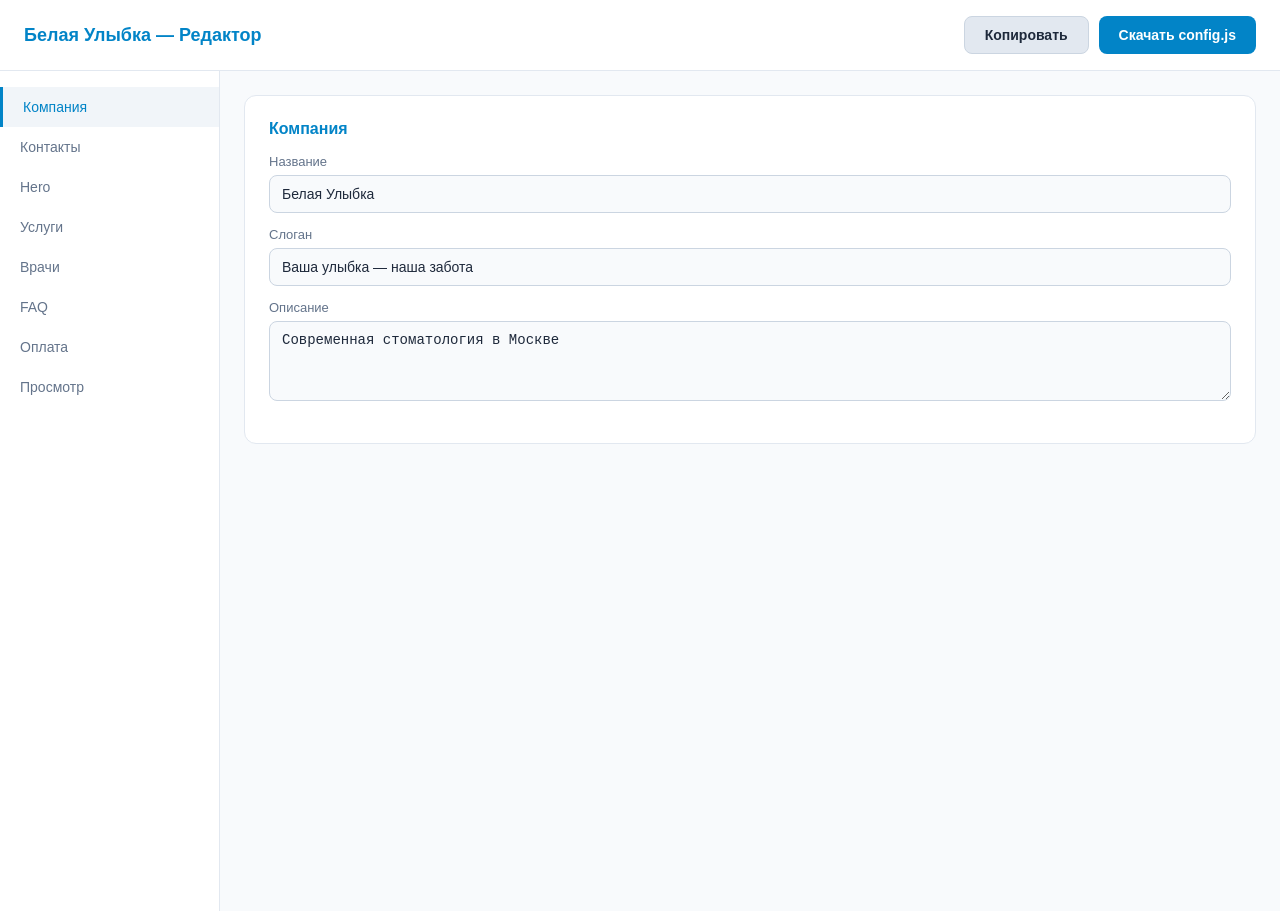
<file: editor.html>
<!DOCTYPE html>
<html lang="ru">
<head>
  <meta charset="UTF-8">
  <meta name="viewport" content="width=device-width, initial-scale=1.0">
  <title>Белая Улыбка — Редактор конфигурации</title>
  <style>
    * { margin: 0; padding: 0; box-sizing: border-box; }
    body { font-family: 'Inter', -apple-system, sans-serif; background: #F8FAFC; color: #1E293B; min-height: 100vh; }
    .header { background: #fff; border-bottom: 1px solid #E2E8F0; padding: 16px 24px; display: flex; justify-content: space-between; align-items: center; position: sticky; top: 0; z-index: 100; }
    .header h1 { font-size: 18px; color: #0284C7; }
    .header-actions { display: flex; gap: 10px; }
    .btn { padding: 10px 20px; border: none; border-radius: 8px; cursor: pointer; font-weight: 600; font-size: 14px; transition: all 0.2s; }
    .btn-primary { background: #0284C7; color: #fff; }
    .btn-primary:hover { background: #0369A1; }
    .btn-secondary { background: #E2E8F0; color: #1E293B; border: 1px solid #CBD5E1; }
    .btn-secondary:hover { background: #CBD5E1; }
    .btn-danger { background: #EF4444; color: #fff; }
    .container { display: flex; height: calc(100vh - 60px); }
    .sidebar { width: 220px; background: #fff; border-right: 1px solid #E2E8F0; padding: 16px 0; flex-shrink: 0; }
    .sidebar button { width: 100%; padding: 12px 20px; background: none; border: none; color: #64748B; text-align: left; cursor: pointer; font-size: 14px; transition: all 0.2s; }
    .sidebar button:hover { background: #F1F5F9; color: #1E293B; }
    .sidebar button.active { background: #F1F5F9; color: #0284C7; border-left: 3px solid #0284C7; }
    .main { flex: 1; overflow-y: auto; padding: 24px; }
    .tab-content { display: none; }
    .tab-content.active { display: block; }
    .section { background: #fff; border: 1px solid #E2E8F0; border-radius: 12px; padding: 24px; margin-bottom: 20px; }
    .section h2 { font-size: 16px; color: #0284C7; margin-bottom: 16px; }
    .section h3 { font-size: 14px; color: #64748B; margin: 16px 0 10px; }
    .form-group { margin-bottom: 14px; }
    .form-group label { display: block; font-size: 13px; color: #64748B; margin-bottom: 6px; }
    .form-group input, .form-group textarea { width: 100%; padding: 10px 12px; background: #F8FAFC; border: 1px solid #CBD5E1; border-radius: 8px; color: #1E293B; font-size: 14px; }
    .form-group input:focus, .form-group textarea:focus { outline: none; border-color: #0284C7; }
    .form-group textarea { min-height: 80px; resize: vertical; }
    .form-row { display: grid; grid-template-columns: 1fr 1fr; gap: 14px; }
    .form-row-3 { display: grid; grid-template-columns: 1fr 1fr 1fr; gap: 14px; }
    .stat-row { display: grid; grid-template-columns: 1fr 2fr; gap: 14px; align-items: end; margin-bottom: 10px; }
    .plan-card { background: #F8FAFC; border: 1px solid #E2E8F0; border-radius: 10px; padding: 16px; margin-bottom: 16px; }
    .plan-card .plan-header { display: flex; justify-content: space-between; align-items: center; margin-bottom: 12px; gap: 10px; }
    .plan-card .plan-header input { flex: 1; font-size: 16px; font-weight: 600; }
    .list-item { background: #F8FAFC; border: 1px solid #E2E8F0; border-radius: 8px; padding: 12px; margin-bottom: 10px; display: flex; gap: 10px; align-items: start; }
    .list-item input, .list-item textarea { flex: 1; }
    .list-item .btn-remove { background: #EF4444; color: #fff; border: none; border-radius: 6px; padding: 6px 10px; cursor: pointer; flex-shrink: 0; }
    .btn-add { background: #F1F5F9; color: #0284C7; border: 1px dashed #CBD5E1; border-radius: 8px; padding: 10px; width: 100%; cursor: pointer; font-size: 14px; margin-top: 10px; }
    .btn-add:hover { border-color: #0284C7; }
    .checkbox-group { display: flex; align-items: center; gap: 8px; }
    .checkbox-group input[type="checkbox"] { width: 18px; height: 18px; accent-color: #0284C7; }
    .preview { background: #F8FAFC; border: 1px solid #E2E8F0; border-radius: 12px; padding: 16px; margin-top: 16px; max-height: 400px; overflow-y: auto; }
    .preview pre { font-family: 'Fira Code', monospace; font-size: 12px; color: #64748B; white-space: pre-wrap; word-break: break-all; }
    @media (max-width: 768px) {
      .container { flex-direction: column; }
      .sidebar { width: 100%; display: flex; overflow-x: auto; padding: 0; }
      .sidebar button { white-space: nowrap; border-left: none !important; border-bottom: 3px solid transparent; }
      .sidebar button.active { border-bottom-color: #0284C7; }
      .form-row, .form-row-3 { grid-template-columns: 1fr; }
    }
  </style>
</head>
<body>
  <div class="header">
    <h1>Белая Улыбка — Редактор</h1>
    <div class="header-actions">
      <button class="btn btn-secondary" onclick="copyConfig()">Копировать</button>
      <button class="btn btn-primary" onclick="downloadConfig()">Скачать config.js</button>
    </div>
  </div>

  <div class="container">
    <div class="sidebar">
      <button class="active" onclick="showTab('company')">Компания</button>
      <button onclick="showTab('contact')">Контакты</button>
      <button onclick="showTab('hero')">Hero</button>
      <button onclick="showTab('pricing')">Услуги</button>
      <button onclick="showTab('doctors')">Врачи</button>
      <button onclick="showTab('faq')">FAQ</button>
      <button onclick="showTab('payment')">Оплата</button>
      <button onclick="showTab('preview')">Просмотр</button>
    </div>

    <div class="main">
      <div class="tab-content active" id="tab-company">
        <div class="section">
          <h2>Компания</h2>
          <div class="form-group"><label>Название</label><input type="text" id="company-name" value="Белая Улыбка" oninput="generatePreview()"></div>
          <div class="form-group"><label>Слоган</label><input type="text" id="company-slogan" value="Ваша улыбка — наша забота" oninput="generatePreview()"></div>
          <div class="form-group"><label>Описание</label><textarea id="company-description" oninput="generatePreview()">Современная стоматология в Москве</textarea></div>
        </div>
      </div>

      <div class="tab-content" id="tab-contact">
        <div class="section">
          <h2>Контакты</h2>
          <div class="form-row">
            <div class="form-group"><label>Телефон (отображение)</label><input type="text" id="contact-phone" value="+7 (495) 111-22-33" oninput="generatePreview()"></div>
            <div class="form-group"><label>Телефон (ссылка)</label><input type="text" id="contact-phoneLink" value="+74951112233" oninput="generatePreview()"></div>
          </div>
          <div class="form-row">
            <div class="form-group"><label>Email</label><input type="email" id="contact-email" value="info@belayulybka.ru" oninput="generatePreview()"></div>
            <div class="form-group"><label>WhatsApp</label><input type="text" id="contact-whatsapp" value="74951112233" oninput="generatePreview()"></div>
          </div>
          <div class="form-row">
            <div class="form-group"><label>Telegram</label><input type="text" id="contact-telegram" value="belayulybka_bot" oninput="generatePreview()"></div>
            <div class="form-group"><label>Адрес</label><input type="text" id="contact-address" value="ул. Пушкина, д. 10, Москва" oninput="generatePreview()"></div>
          </div>
          <div class="form-group"><label>Часы работы</label><input type="text" id="contact-workHours" value="Пн-Пт: 9:00-20:00, Сб: 10:00-18:00" oninput="generatePreview()"></div>
        </div>
      </div>

      <div class="tab-content" id="tab-hero">
        <div class="section">
          <h2>Hero-секция</h2>
          <div class="form-group"><label>Заголовок</label><input type="text" id="hero-headline" value="Безупречная улыбка без боли и страха" oninput="generatePreview()"></div>
          <div class="form-group"><label>Подзаголовок</label><input type="text" id="hero-subtitle" value="Современная стоматология в Москве" oninput="generatePreview()"></div>
          <div class="form-group"><label>Текст кнопки</label><input type="text" id="hero-ctaText" value="Записаться на консультацию" oninput="generatePreview()"></div>
          <h3>Статистика</h3>
          <div id="stats-container">
            <div class="stat-row"><div class="form-group"><label>Значение</label><input type="text" class="stat-value" value="15+" oninput="generatePreview()"></div><div class="form-group"><label>Подпись</label><input type="text" class="stat-label" value="лет опыта" oninput="generatePreview()"></div></div>
            <div class="stat-row"><div class="form-group"><label>Значение</label><input type="text" class="stat-value" value="10 000+" oninput="generatePreview()"></div><div class="form-group"><label>Подпись</label><input type="text" class="stat-label" value="пациентов" oninput="generatePreview()"></div></div>
            <div class="stat-row"><div class="form-group"><label>Значение</label><input type="text" class="stat-value" value="20+" oninput="generatePreview()"></div><div class="form-group"><label>Подпись</label><input type="text" class="stat-label" value="врачей" oninput="generatePreview()"></div></div>
            <div class="stat-row"><div class="form-group"><label>Значение</label><input type="text" class="stat-value" value="4.9" oninput="generatePreview()"></div><div class="form-group"><label>Подпись</label><input type="text" class="stat-label" value="рейтинг" oninput="generatePreview()"></div></div>
          </div>
        </div>
      </div>

      <div class="tab-content" id="tab-pricing">
        <div id="services-container"></div>
        <button class="btn-add" onclick="addService()">+ Добавить услугу</button>
      </div>

      <div class="tab-content" id="tab-doctors">
        <div id="doctors-container"></div>
        <button class="btn-add" onclick="addDoctor()">+ Добавить врача</button>
      </div>

      <div class="tab-content" id="tab-faq">
        <div id="faq-container"></div>
        <button class="btn-add" onclick="addFaq()">+ Добавить вопрос</button>
      </div>

      <div class="tab-content" id="tab-payment">
        <div class="section">
          <h2>Способы оплаты</h2>
          <div class="form-group"><label>Способы оплаты (через запятую)</label><input type="text" id="payment-methods" value="Карты, СБП, Рассрочка" oninput="generatePreview()"></div>
          <div class="form-group"><label>Дедлайн (дней для таймера)</label><input type="number" id="payment-deadline" value="0" min="0" oninput="generatePreview()"></div>
        </div>
      </div>

      <div class="tab-content" id="tab-preview">
        <div class="section">
          <h2>Предпросмотр config.js</h2>
          <div class="preview"><pre id="preview-output"></pre></div>
        </div>
      </div>
    </div>
  </div>

  <script>
    const defaultServices = [
      { name: "Лечение зубов", price: "от 3 000 ₽", description: "Лечение кариеса, пульпита, каналов" },
      { name: "Имплантация", price: "от 35 000 ₽", description: "Импланты Nobel, Straumann" },
      { name: "Отбеливание", price: "от 15 000 ₽", description: "Zoom, Air Flow" },
      { name: "Протезирование", price: "от 8 000 ₽", description: "Коронки, мосты, виниры" },
      { name: "Хирургия", price: "от 5 000 ₽", description: "Удаление, синус-лифтинг" }
    ];

    const defaultDoctors = [
      { name: "Иванов Алексей", specialty: "Терапевт", experience: "15 лет" },
      { name: "Петрова Елена", specialty: "Ортодонт", experience: "12 лет" },
      { name: "Сидоров Дмитрий", specialty: "Хирург-имплантолог", experience: "18 лет" }
    ];

    const defaultFaq = [
      { question: "Больно ли лечить зубы?", answer: "Мы используем современную анестезию. Лечение абсолютно безболезненно." },
      { question: "Сколько длится имплантация?", answer: "Установка — 30-40 минут. Восстановление — 3-6 месяцев." },
      { question: "Есть ли рассрочка?", answer: "Да, беспроцентная рассрочка до 12 месяцев." },
      { question: "Как записаться?", answer: "Позвоните или заполните форму на сайте." }
    ];

    let services = JSON.parse(JSON.stringify(defaultServices));
    let doctors = JSON.parse(JSON.stringify(defaultDoctors));
    let faqItems = JSON.parse(JSON.stringify(defaultFaq));

    function showTab(id) {
      document.querySelectorAll('.tab-content').forEach(t => t.classList.remove('active'));
      document.querySelectorAll('.sidebar button').forEach(b => b.classList.remove('active'));
      document.getElementById('tab-' + id).classList.add('active');
      event.target.classList.add('active');
      if (id === 'preview') generatePreview();
    }

    function renderServices() {
      document.getElementById('services-container').innerHTML = services.map((s, i) => `
        <div class="plan-card">
          <div class="plan-header">
            <input type="text" value="${esc(s.name)}" onchange="services[${i}].name=this.value;generatePreview()" placeholder="Название услуги" style="font-size:16px;font-weight:600;">
            <button class="btn btn-danger" style="padding:6px 12px;font-size:12px;" onclick="removeService(${i})">Удалить</button>
          </div>
          <div class="form-row">
            <div class="form-group"><label>Цена</label><input type="text" value="${esc(s.price)}" onchange="services[${i}].price=this.value;generatePreview()"></div>
            <div class="form-group"><label>Описание</label><input type="text" value="${esc(s.description)}" onchange="services[${i}].description=this.value;generatePreview()"></div>
          </div>
        </div>
      `).join('');
    }

    function addService() { services.push({ name: "", price: "", description: "" }); renderServices(); generatePreview(); }
    function removeService(i) { services.splice(i, 1); renderServices(); generatePreview(); }

    function renderDoctors() {
      document.getElementById('doctors-container').innerHTML = doctors.map((d, i) => `
        <div class="plan-card">
          <div class="plan-header">
            <input type="text" value="${esc(d.name)}" onchange="doctors[${i}].name=this.value;generatePreview()" placeholder="Имя врача" style="font-size:16px;font-weight:600;">
            <button class="btn btn-danger" style="padding:6px 12px;font-size:12px;" onclick="removeDoctor(${i})">Удалить</button>
          </div>
          <div class="form-row">
            <div class="form-group"><label>Специальность</label><input type="text" value="${esc(d.specialty)}" onchange="doctors[${i}].specialty=this.value;generatePreview()"></div>
            <div class="form-group"><label>Опыт</label><input type="text" value="${esc(d.experience)}" onchange="doctors[${i}].experience=this.value;generatePreview()"></div>
          </div>
        </div>
      `).join('');
    }

    function addDoctor() { doctors.push({ name: "", specialty: "", experience: "" }); renderDoctors(); generatePreview(); }
    function removeDoctor(i) { doctors.splice(i, 1); renderDoctors(); generatePreview(); }

    function renderFaq() {
      document.getElementById('faq-container').innerHTML = faqItems.map((f, i) => `
        <div class="list-item" style="flex-direction:column;">
          <div style="display:flex;gap:10px;width:100%;">
            <input type="text" value="${esc(f.question)}" onchange="faqItems[${i}].question=this.value;generatePreview()" placeholder="Вопрос" style="flex:1;">
            <button class="btn-remove" onclick="faqItems.splice(${i},1);renderFaq()">×</button>
          </div>
          <textarea onchange="faqItems[${i}].answer=this.value;generatePreview()" placeholder="Ответ" style="width:100%;margin-top:8px;">${esc(f.answer)}</textarea>
        </div>
      `).join('');
    }

    function addFaq() { faqItems.push({ question: "", answer: "" }); renderFaq(); generatePreview(); }

    function esc(s) { return String(s).replace(/"/g, '&quot;').replace(/</g, '&lt;').replace(/>/g, '&gt;'); }

    function getConfig() {
      return {
        company: { name: document.getElementById('company-name').value, slogan: document.getElementById('company-slogan').value, description: document.getElementById('company-description').value },
        contact: { phone: document.getElementById('contact-phone').value, phoneLink: document.getElementById('contact-phoneLink').value, email: document.getElementById('contact-email').value, whatsapp: document.getElementById('contact-whatsapp').value, telegram: document.getElementById('contact-telegram').value, address: document.getElementById('contact-address').value, workHours: document.getElementById('contact-workHours').value },
        hero: { headline: document.getElementById('hero-headline').value, subtitle: document.getElementById('hero-subtitle').value, ctaText: document.getElementById('hero-ctaText').value, stats: Array.from(document.querySelectorAll('#stats-container .stat-row')).map(row => ({ value: row.querySelector('.stat-value').value, label: row.querySelector('.stat-label').value })) },
        services: services, doctors: doctors, faq: faqItems,
        payment: { methods: document.getElementById('payment-methods').value.split(',').map(s => s.trim()).filter(Boolean), deadline: parseInt(document.getElementById('payment-deadline').value) || 0 }
      };
    }

    function jsString(obj, indent) {
      indent = indent || 0; const pad = '  '.repeat(indent); const pad1 = '  '.repeat(indent + 1);
      if (Array.isArray(obj)) { if (obj.length === 0) return '[]'; if (typeof obj[0] === 'string') return '[\n' + obj.map(s => pad1 + '"' + s.replace(/\\/g, '\\\\').replace(/"/g, '\\"') + '"').join(',\n') + '\n' + pad + ']'; return '[\n' + obj.map(item => pad1 + jsString(item, indent + 1)).join(',\n') + '\n' + pad + ']'; }
      if (typeof obj === 'object' && obj !== null) { const keys = Object.keys(obj); if (keys.length === 0) return '{}'; return '{\n' + keys.map(k => { const v = obj[k]; const val = typeof v === 'string' ? '"' + v.replace(/\\/g, '\\\\').replace(/"/g, '\\"') + '"' : typeof v === 'number' ? v : typeof v === 'boolean' ? v : jsString(v, indent + 1); return pad1 + k + ': ' + val; }).join(',\n') + '\n' + pad + '}'; }
      return String(obj);
    }

    function generateConfigString() {
      const config = getConfig();
      return `// ============================================================\n// CONFIG.JS — РЕДАКТОР КОНТЕНТА\n// ============================================================\n\nconst CONFIG = ${jsString(config, 0)};\n`;
    }

    function generatePreview() { const el = document.getElementById('preview-output'); if (!el) return; el.textContent = generateConfigString(); }
    function downloadConfig() { const blob = new Blob([generateConfigString()], { type: 'text/javascript' }); const a = document.createElement('a'); a.href = URL.createObjectURL(blob); a.download = 'config.js'; a.click(); URL.revokeObjectURL(a.href); }
    function copyConfig() { navigator.clipboard.writeText(generateConfigString()).then(() => { const btn = event.target; const orig = btn.textContent; btn.textContent = 'Скопировано!'; setTimeout(() => btn.textContent = orig, 2000); }); }

    renderServices(); renderDoctors(); renderFaq(); generatePreview();
  </script>
</body>
</html>
</file>
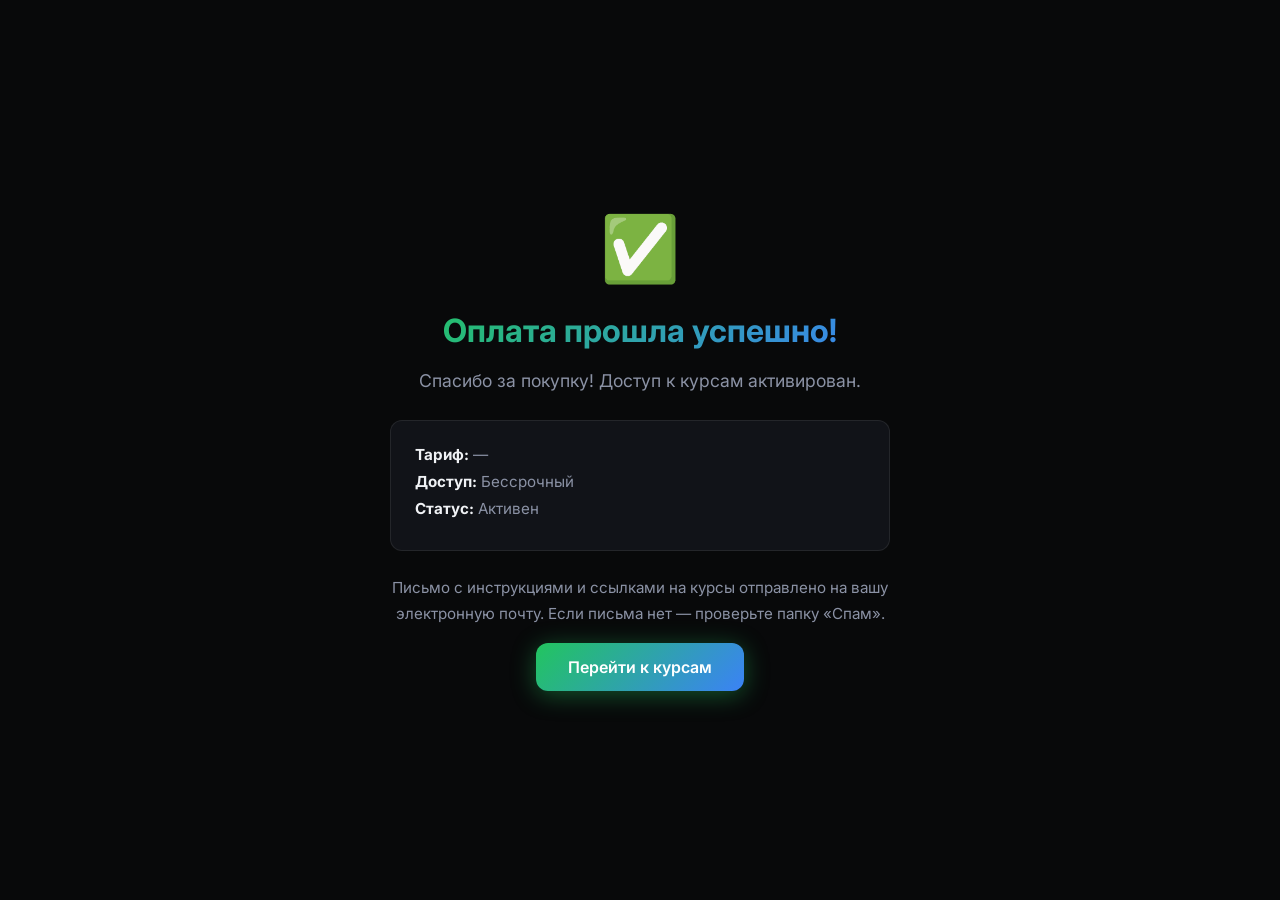
<file: success.html>
<!DOCTYPE html>
<html lang="ru">
<head>
  <meta charset="UTF-8">
  <meta name="viewport" content="width=device-width, initial-scale=1.0">
  <title>Оплата прошла успешно!</title>
  <link rel="preconnect" href="https://fonts.googleapis.com">
  <link rel="preconnect" href="https://fonts.gstatic.com" crossorigin>
  <link href="https://fonts.googleapis.com/css2?family=Inter:wght@400;500;600;700&display=swap" rel="stylesheet">
  <style>
    * { margin: 0; padding: 0; box-sizing: border-box; }
    body {
      font-family: 'Inter', sans-serif;
      background: #08090A;
      color: #F0F2F5;
      min-height: 100vh;
      display: flex;
      align-items: center;
      justify-content: center;
      text-align: center;
      padding: 24px;
    }
    .success-container { max-width: 500px; }
    .success-icon { font-size: 4rem; margin-bottom: 24px; animation: bounce 1s ease-in-out; }
    .success-title {
      font-size: 2rem; font-weight: 700; margin-bottom: 16px;
      background: linear-gradient(135deg, #22C55E, #3B82F6);
      -webkit-background-clip: text; -webkit-text-fill-color: transparent;
    }
    .success-text { color: #8B92A5; font-size: 1.1rem; line-height: 1.7; margin-bottom: 16px; }
    .success-details {
      background: #111318; border: 1px solid rgba(255,255,255,0.08);
      border-radius: 12px; padding: 24px; margin: 24px 0; text-align: left;
    }
    .success-details p { color: #8B92A5; font-size: 0.95rem; margin-bottom: 8px; }
    .success-details strong { color: #F0F2F5; }
    .btn {
      display: inline-flex; align-items: center; gap: 8px;
      padding: 14px 32px; font-family: 'Inter', sans-serif;
      font-size: 1rem; font-weight: 600; border: none;
      border-radius: 12px; cursor: pointer; text-decoration: none;
      background: linear-gradient(135deg, #22C55E, #3B82F6);
      color: white; box-shadow: 0 4px 24px rgba(34,197,94,0.4);
      transition: all 0.3s;
    }
    .btn:hover { transform: translateY(-2px); box-shadow: 0 8px 40px rgba(34,197,94,0.5); }
    @keyframes bounce { 0%, 100% { transform: translateY(0); } 50% { transform: translateY(-20px); } }
  </style>
</head>
<body>
  <div class="success-container">
    <div class="success-icon">✅</div>
    <h1 class="success-title">Оплата прошла успешно!</h1>
    <p class="success-text">
      Спасибо за покупку! Доступ к курсам активирован.
    </p>
    <div class="success-details">
      <p><strong>Тариф:</strong> <span id="tariff-name">—</span></p>
      <p><strong>Доступ:</strong> Бессрочный</p>
      <p><strong>Статус:</strong> Активен</p>
    </div>
    <p class="success-text" style="font-size:0.95rem;">
      Письмо с инструкциями и ссылками на курсы отправлено на вашу электронную почту.
      Если письма нет — проверьте папку «Спам».
    </p>
    <a href="/" class="btn">Перейти к курсам</a>
  </div>
  <script>
    // Получаем тариф из URL параметров
    const params = new URLSearchParams(window.location.search);
    const tariff = params.get('tariff');
    const tariffNames = { start: 'Старт', pro: 'Профессионал', max: 'Максимум' };
    document.getElementById('tariff-name').textContent = tariffNames[tariff] || '—';
  </script>
</body>
</html>
</file>
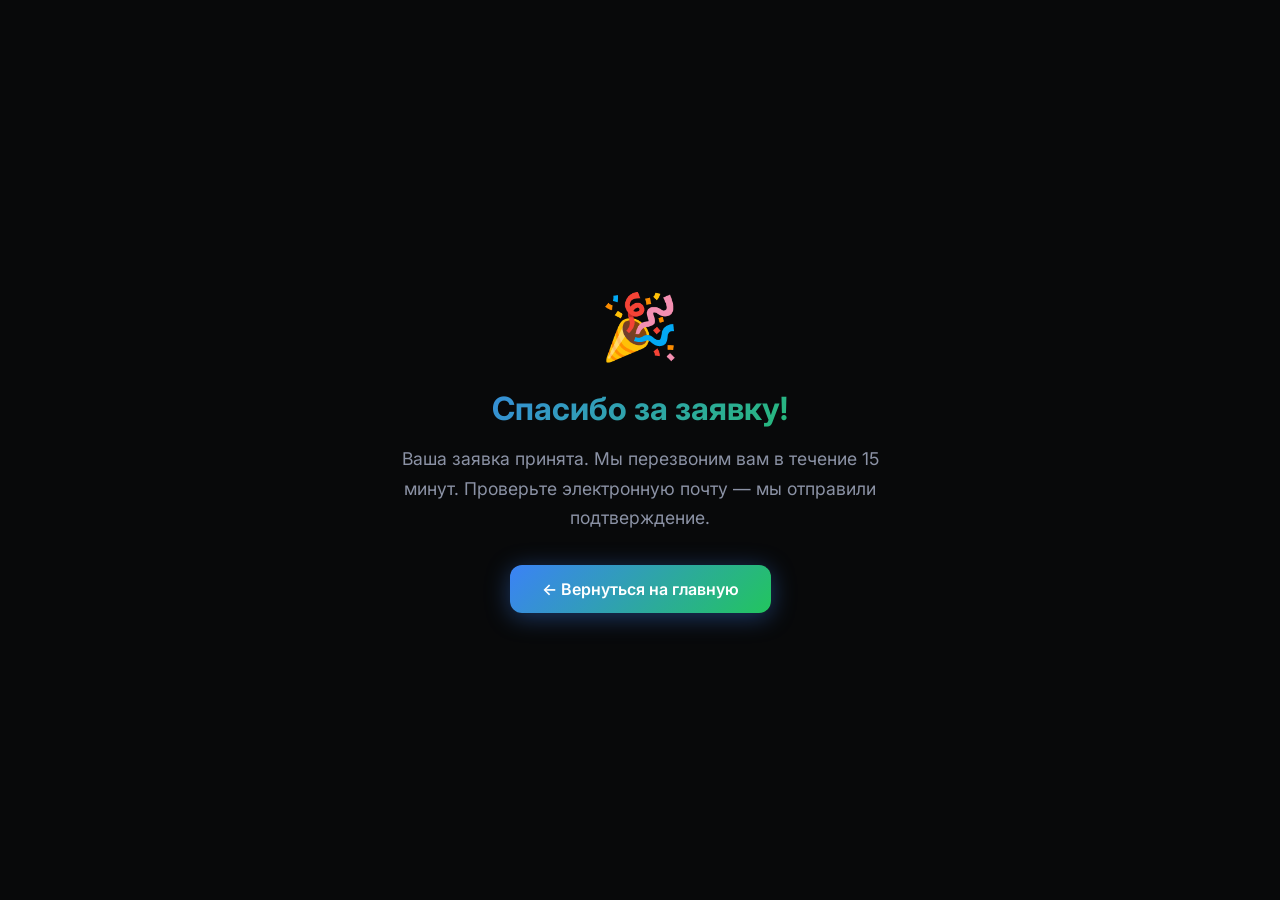
<file: thanks.html>
<!DOCTYPE html>
<html lang="ru">
<head>
  <meta charset="UTF-8">
  <meta name="viewport" content="width=device-width, initial-scale=1.0">
  <title>Спасибо за заявку!</title>
  <link rel="preconnect" href="https://fonts.googleapis.com">
  <link rel="preconnect" href="https://fonts.gstatic.com" crossorigin>
  <link href="https://fonts.googleapis.com/css2?family=Inter:wght@400;500;600;700&display=swap" rel="stylesheet">
  <style>
    * { margin: 0; padding: 0; box-sizing: border-box; }
    body {
      font-family: 'Inter', sans-serif;
      background: #08090A;
      color: #F0F2F5;
      min-height: 100vh;
      display: flex;
      align-items: center;
      justify-content: center;
      text-align: center;
      padding: 24px;
    }
    .thanks-container { max-width: 500px; }
    .thanks-icon { font-size: 4rem; margin-bottom: 24px; animation: bounce 1s ease-in-out; }
    .thanks-title {
      font-size: 2rem; font-weight: 700; margin-bottom: 16px;
      background: linear-gradient(135deg, #3B82F6, #22C55E);
      -webkit-background-clip: text; -webkit-text-fill-color: transparent;
    }
    .thanks-text { color: #8B92A5; font-size: 1.1rem; line-height: 1.7; margin-bottom: 32px; }
    .btn {
      display: inline-flex; align-items: center; gap: 8px;
      padding: 14px 32px; font-family: 'Inter', sans-serif;
      font-size: 1rem; font-weight: 600; border: none;
      border-radius: 12px; cursor: pointer; text-decoration: none;
      background: linear-gradient(135deg, #3B82F6, #22C55E);
      color: white; box-shadow: 0 4px 24px rgba(59,130,246,0.4);
      transition: all 0.3s;
    }
    .btn:hover { transform: translateY(-2px); box-shadow: 0 8px 40px rgba(59,130,246,0.5); }
    @keyframes bounce { 0%, 100% { transform: translateY(0); } 50% { transform: translateY(-20px); } }
  </style>
</head>
<body>
  <div class="thanks-container">
    <div class="thanks-icon">🎉</div>
    <h1 class="thanks-title">Спасибо за заявку!</h1>
    <p class="thanks-text">
      Ваша заявка принята. Мы перезвоним вам в течение 15 минут.
      Проверьте электронную почту — мы отправили подтверждение.
    </p>
    <a href="/" class="btn">← Вернуться на главную</a>
  </div>
</body>
</html>
</file>
